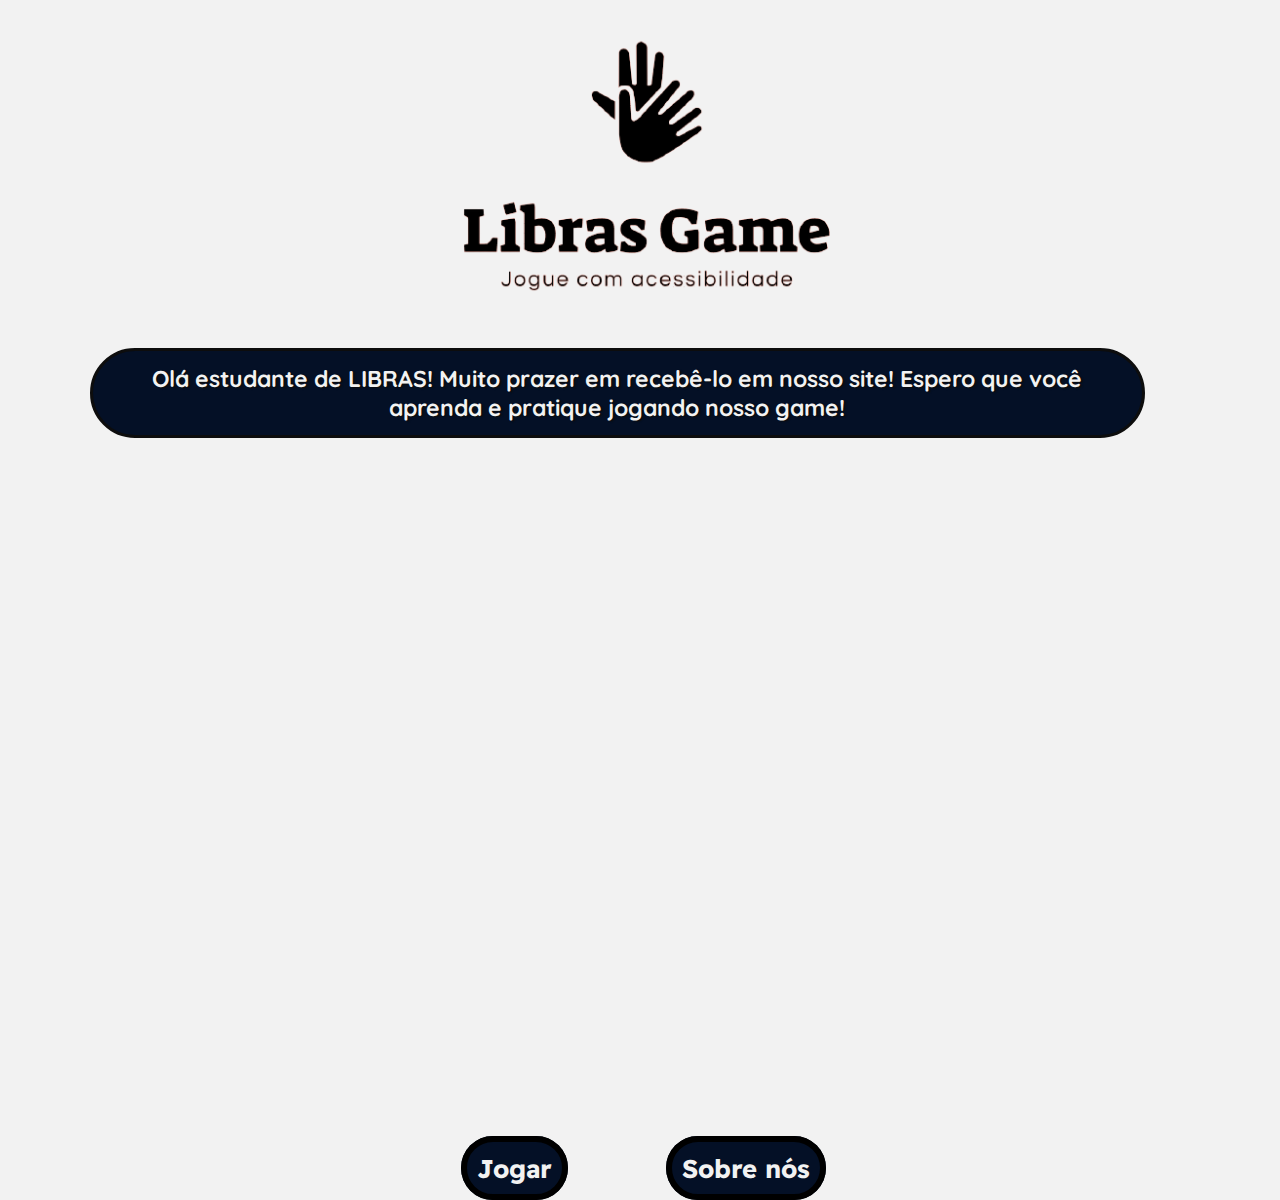
<file: Site LIBRAS/index.html>
<!DOCTYPE html>
<html lang="en">
<head>
    <meta charset="UTF-8">
    <meta http-equiv="X-UA-Compatible" content="IE=edge">
    <meta name="viewport" content="width=device-width, initial-scale=1.0">
    <title>Trabalho de Libras</title>

    <link rel="stylesheet" href="style.css">

</head>
<body>

    <div style="width: 100%; height: 20%; position: absolute; text-align: center; top: -4vw;">
        <img src="Imagens/imagem_2021-12-12_105738-removebg-preview.png" style="width: 40%;">
    </div>
    
    <div style="width: 100%; height: 5vw;">
        <h6 class="texto">Olá estudante de LIBRAS! Muito prazer em recebê-lo em nosso site! Espero que você aprenda e pratique jogando nosso game!</h6>
    </div>

    <div class="video">
        <iframe width="100%" height="100%" src="https://www.youtube.com/embed/qwg55sb4ogU" title="YouTube video player" frameborder="0" allow="accelerometer; autoplay; clipboard-write; encrypted-media; gyroscope; picture-in-picture" allowfullscreen></iframe>
    </div>

    <div style="width: 100%; position: absolute; left: -6vw;">
        <a href="game.html" class="play_button">Jogar</a> 
    </div>

    <div style="width: 100%; position: absolute; right: -10vw;">
        <a href="aboutus.html" class="play_button" >Sobre nós</a> 
    </div>
    
</body>
</html>
</file>
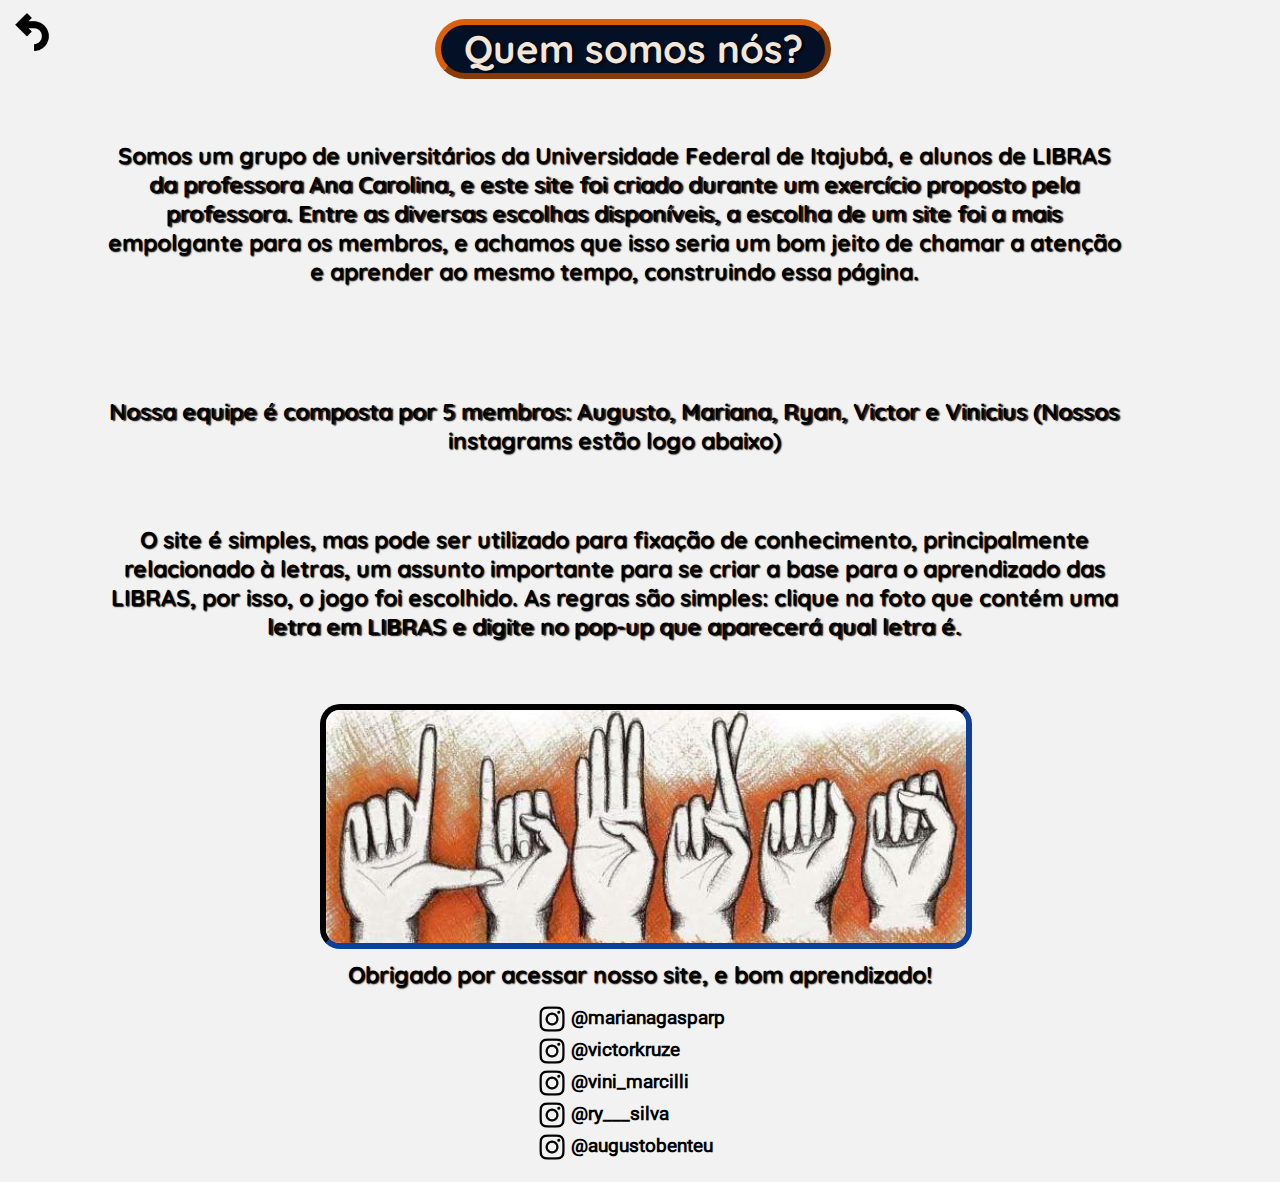
<file: Site LIBRAS/aboutus.html>
<!DOCTYPE html>
<html lang="pt-br">
<head>
    <meta charset="UTF-8">
    <meta http-equiv="X-UA-Compatible" content="IE=edge">
    <meta name="viewport" content="width=device-width, initial-scale=1.0">
    <title>Sobre nós</title>

    <link rel="stylesheet" href="style.css" 

</head>
<body>
    
    <div>
        <a href="index.html"><img src="Imagens/seta.png" style="position: absolute; width: 3%; top: 1vw; left: 1vw;" alt=""></a>   
    </div>

    <div style="width: 100%; height: 10vw;">
        <h2 class="title" style="position: absolute; left: 34%; top: -1vw;">Quem somos nós?</h2>
    </div>

    <div class="texto" style="background: none; color: black; font-weight: bold; border-radius: 1px; border: none; top: 10vw;"> 
        Somos um grupo de universitários da Universidade Federal de Itajubá, e alunos de LIBRAS da professora Ana Carolina, e este site foi criado durante um exercício proposto pela professora. Entre as diversas escolhas disponíveis, a escolha de um site foi a mais empolgante para os membros, e achamos que isso seria um bom jeito de chamar a atenção e aprender ao mesmo tempo, construindo essa página.
    </div>

    <div class="texto" style="background: none; color: black; font-weight: bold; border-radius: 1px; border: none; top: 30vw;"> 
        Nossa equipe é composta por 5 membros: Augusto, Mariana, Ryan, Victor e Vinicius (Nossos instagrams estão logo abaixo)
    </div>

    <div class="texto" style="background: none; color: black; font-weight: bold; border-radius: 1px; border: none; top: 40vw;"> 
        O site é simples, mas pode ser utilizado para fixação de conhecimento, principalmente relacionado à letras, um assunto importante para se criar a base para o aprendizado das LIBRAS, por isso, o jogo foi escolhido. As regras são simples: clique na foto que contém uma letra em LIBRAS e digite no pop-up que aparecerá qual letra é.
    </div>

    <div>
        <img src="Imagens/capa-3-removebg-preview.png" style="position: absolute; top: 55vw; width: 50%; left: 25%; border: 0.5vw inset #061d47; border-radius: 20px;">
    </div>

    <div class="texto" style="background: none; color: black; font-weight: bold; border-radius: 1px; border: none; top: 74vw; left: 9%;"> 
        Obrigado por acessar nosso site, e bom aprendizado!
    </div>

    <div style=" width: 50%; height: 12vw;position: relative; top: 68vw; text-align: center;">

        <div style="position: absolute;">
            <img src="Imagens/insta.png" class="insta_foto" style="position: absolute; left: 41.5vw;" alt="">
            <a href="https://www.instagram.com/marianagasparp/" style="position: absolute; text-decoration: none; font-family: Roboto; font-size: 1.5vw; color: black; left: 44vw; font-weight: bold;">@marianagasparp</a>
        </div>

        <div style="position: absolute; top: 2.5vw;">
            <img src="Imagens/insta.png" class="insta_foto" style="position: absolute; left: 41.5vw;" alt="">
            <a href="https://www.instagram.com/victorkruze/" style="position: absolute; text-decoration: none; font-family: Roboto; font-size: 1.5vw; color: black; left: 44vw; font-weight: bold;">@victorkruze</a>
        </div>

        <div style="position: absolute;top: 5vw;">
            <img src="Imagens/insta.png" class="insta_foto" style="position: absolute; left: 41.5vw;" alt="">
            <a href="https://www.instagram.com/vini_marcilli/" style="position: absolute; text-decoration: none; font-family: Roboto; font-size: 1.5vw; color: black; left: 44vw; font-weight: bold;">@vini_marcilli</a>
        </div>

        <div style="position: absolute;top: 7.5vw;">
            <img src="Imagens/insta.png" class="insta_foto" style="position: absolute; left: 41.5vw;" alt="">
            <a href="https://www.instagram.com/ry___silva/" style="position: absolute; text-decoration: none; font-family: Roboto; font-size: 1.5vw; color: black; left: 44vw; font-weight: bold;">@ry___silva</a>
        </div>

        <div style="position: absolute; top: 10vw;">
            <img src="Imagens/insta.png" class="insta_foto" style="position: absolute; left: 41.5vw;" alt="">
            <a href="https://www.instagram.com/augustobenteu/" style="position: absolute; text-decoration: none; font-family: Roboto; font-size: 1.5vw; color: black; left: 44vw; font-weight: bold; padding-bottom: 25px;">@augustobenteu</a>
        </div>
    </div>
</body>
</html>
</file>
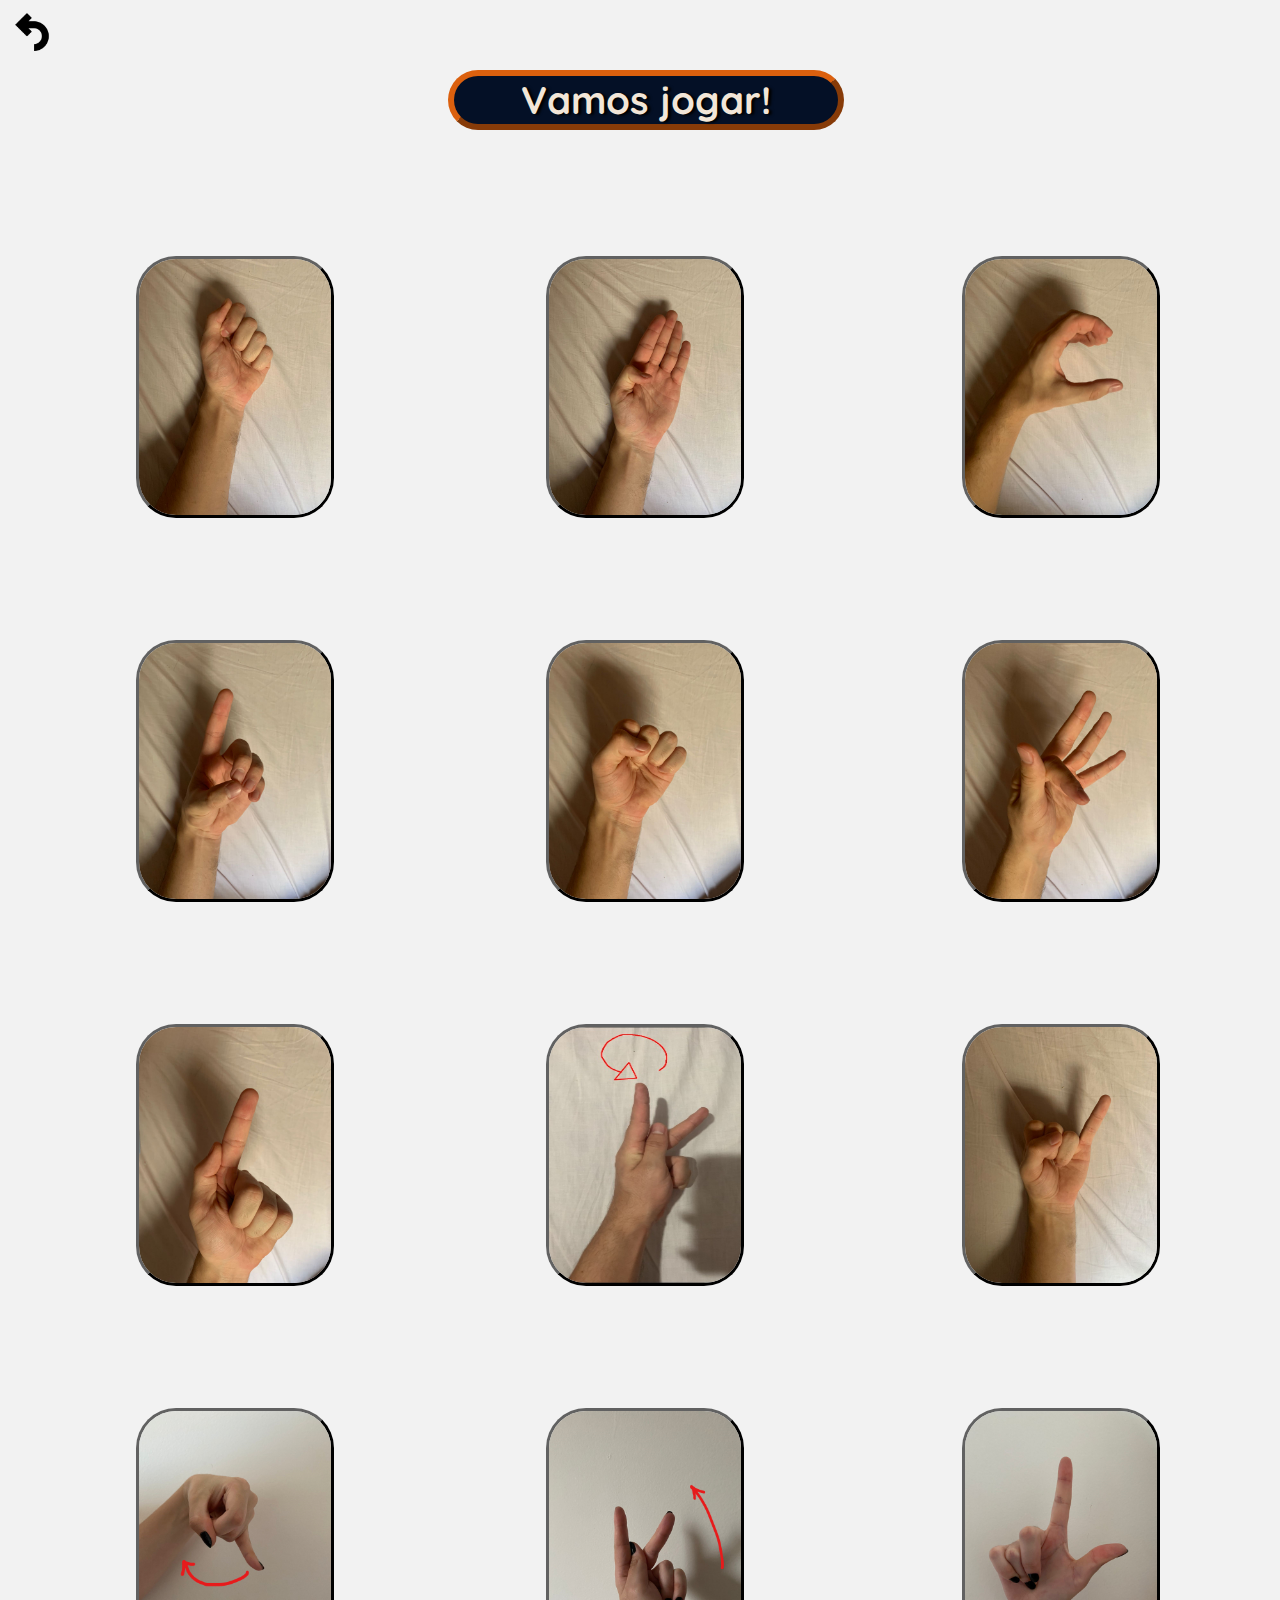
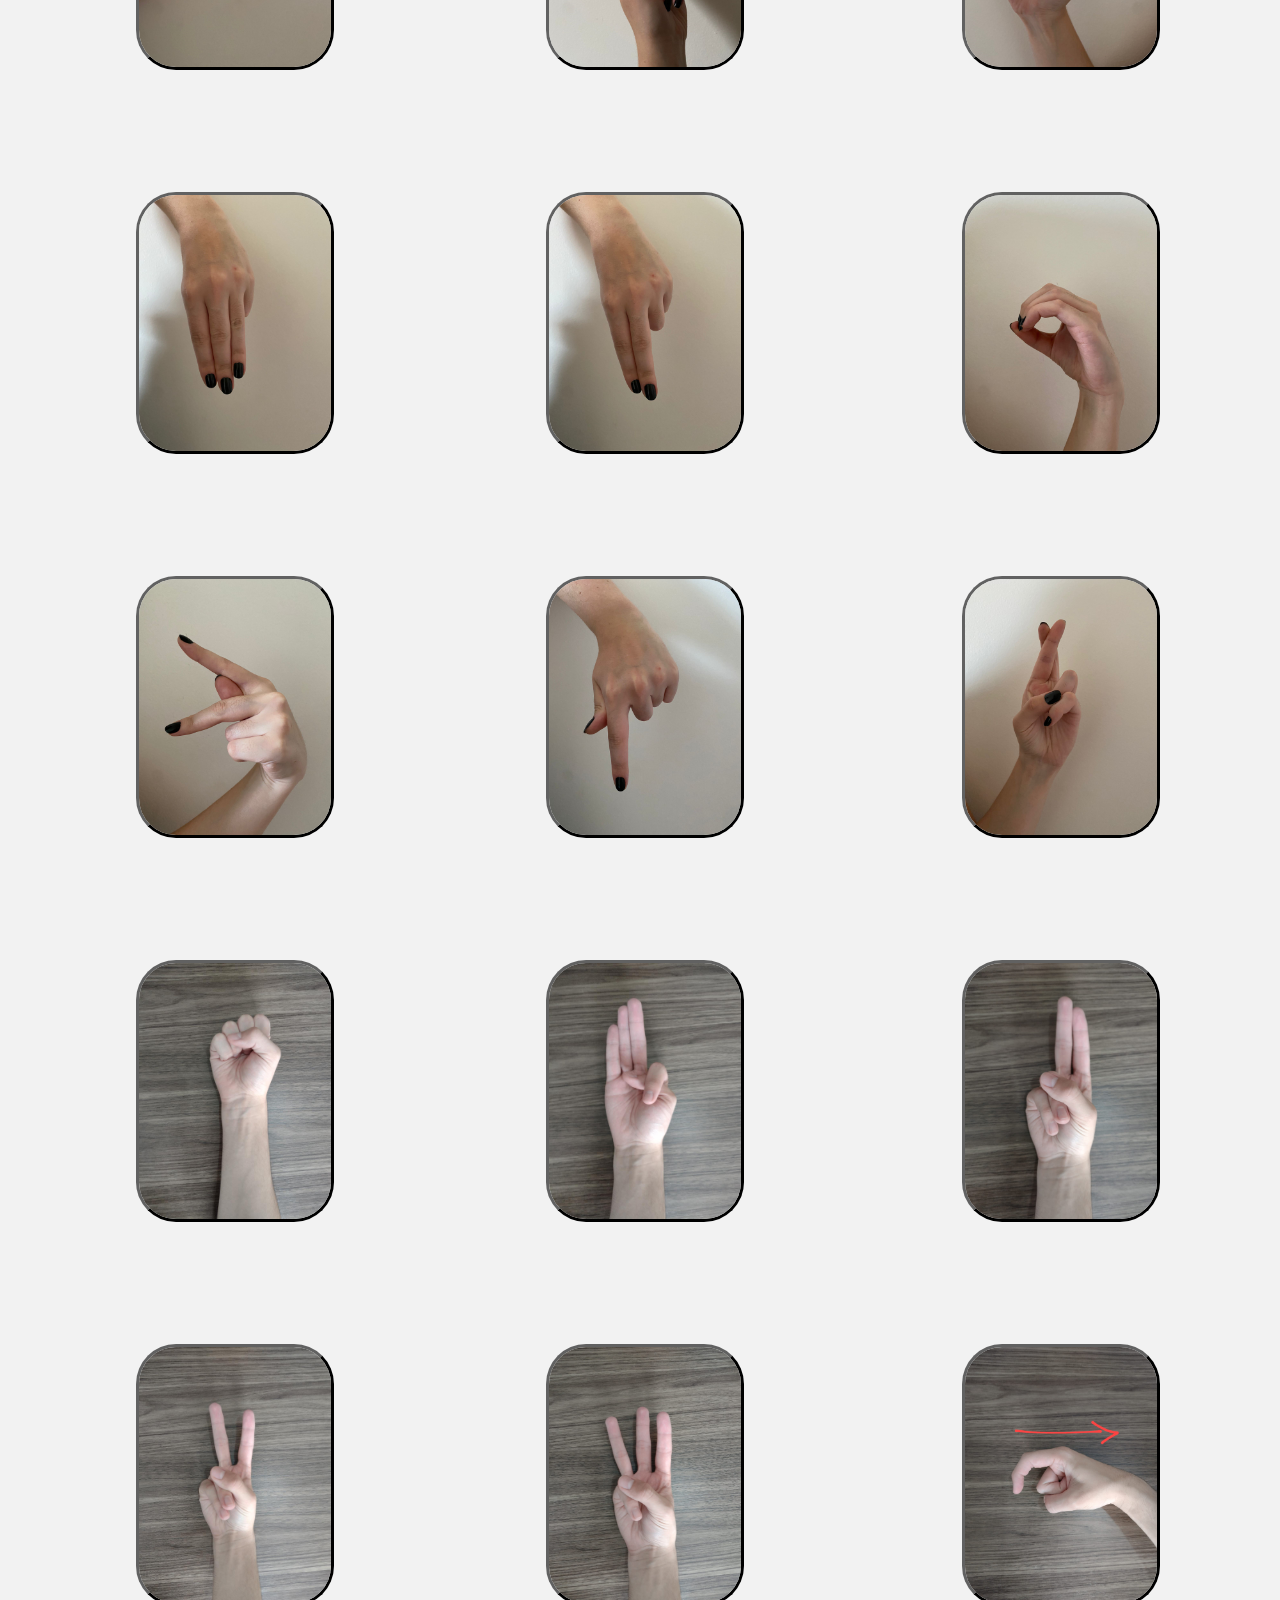
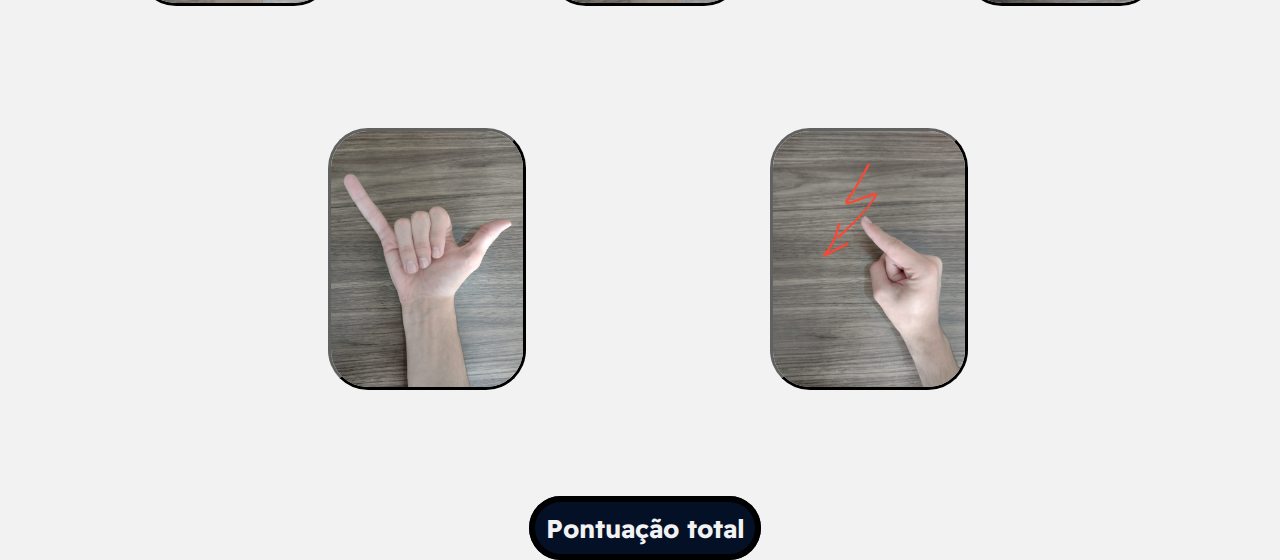
<file: Site LIBRAS/game.html>
<!DOCTYPE html>
<html lang="pt-br">
<head>
    <meta charset="UTF-8">
    <meta http-equiv="X-UA-Compatible" content="IE=edge">
    <meta name="viewport" content="width=device-width, initial-scale=1.0">
    <title>Jogo</title>

    <link rel="stylesheet" href="style.css">

</head>
<body>

    <div>
        <a href="index.html"> <img src="Imagens/seta.png" style="position: absolute; width: 3%; top: 1vw; left: 1vw;" alt=""></a>        
        
    </div>

    <div style="width: 100%; height: 10vw;">
            <h2 class="title" style="position: absolute; left: 35%;">Vamos jogar!</h2>
    </div>

    <div>

    <div style="width: 100%; position: absolute; top: 20vw;">
        <span>
            <a href="javascript:funcao(`A`, `a`)" id="botaoA" class="buttom" style="position: absolute; left: 10%;">
                <img src="Imagens/A.jpeg" style="width: 15vw; border-radius: 40px; position: relative; text-align: center; 
                border: 0.3vw outset #0D0D0D;" alt="">
            </a>

            <script type="text/javascript" src="Letras-checks/Letras.js"></script>
        </span>

        <span>
            <a href="javascript:funcao(`B`, `b`)" id="botaoB" class="buttom" style="position: absolute; left: 42%;">
                <img src="Imagens/B.jpeg" style="width: 15vw; border-radius: 40px; position: relative; text-align: center;border: 0.3vw outset #0D0D0D;" alt="">
            </a>

            <script type="text/javascript" src="Letras-checks/Letras.js"></script>
        </span>

        <span>
            <a href="javascript:funcao(`C`, `c`)" id="botaoC" class="buttom" style="position: absolute; right: 10%;">
                <img src="Imagens/C.jpeg" style="width: 15vw; border-radius: 40px; position: relative; text-align: center;border: 0.3vw outset #0D0D0D;" alt="">
            </a>

            <script type="text/javascript" src="Letras-checks/Letras.js"></script>
        </span>
    </div>

    <div style="width: 100%; position: absolute; top: 50vw;">
        <span>
            <a href="javascript:funcao(`D`, `d`)" id="botaoD" class="buttom" style="position: absolute; left: 10%;">
                <img src="Imagens/D.jpeg" style="width: 15vw; border-radius: 40px; position: relative; text-align: center;border: 0.3vw outset #0D0D0D;" alt="">
            </a>

            <script type="text/javascript" src="Letras-checks/Letras.js"></script>
        </span>

        <span>
            <a href="javascript:funcao(`E`, `e`)" id="botaoE" class="buttom" style="position: absolute; left: 42%;">
                <img src="Imagens/E.jpeg" style="width: 15vw; border-radius: 40px; position: relative; text-align: center;border: 0.3vw outset #0D0D0D;" alt="">
            </a>

            <script type="text/javascript" src="Letras-checks/Letras.js"></script>
        </span>

        <span>
            <a href="javascript:funcao(`F`, `f`)" id="botaoF" class="buttom" style="position: absolute; right: 10%;">
                <img src="Imagens/F.jpeg" style="width: 15vw; border-radius: 40px; position: relative; text-align: center;border: 0.3vw outset #0D0D0D;" alt="">
            </a>

            <script type="text/javascript" src="Letras-checks/Letras.js"></script>
        </span>
    </div>

    <div style="width: 100%; position: absolute; top: 80vw;">
        <span>
            <a href="javascript:funcao(`G`, `g`)" id="botaoG" class="buttom" style="position: absolute; left: 10%;">
                <img src="Imagens/G.jpeg" style="width: 15vw; border-radius: 40px; position: relative; text-align: center;border: 0.3vw outset #0D0D0D;" alt="">
            </a>

            <script type="text/javascript" src="Letras-checks/Letras.js"></script>
        </span>

        <span>
            <a href="javascript:funcao(`H`, `h`)" id="botaoH" class="buttom" style="position: absolute; left: 42%;">
                <img src="Imagens/H.jpeg" style="width: 15vw; height: 20vw; border-radius: 40px; position: relative; text-align: center;border: 0.3vw outset #0D0D0D;" alt="">
            </a>

            <script type="text/javascript" src="Letras-checks/Letras.js"></script>
        </span>

        <span>
            <a href="javascript:funcao(`I`, `i`)" id="botaoI" class="buttom" style="position: absolute; right: 10%;">
                <img src="Imagens/I.jpeg" style="width: 15vw; border-radius: 40px; position: relative; text-align: center;border: 0.3vw outset #0D0D0D;" alt="">
            </a>

            <script type="text/javascript" src="Letras-checks/Letras.js"></script>
        </span>
    </div>

    <div style="width: 100%; position: absolute; top: 110vw;">
        <span>
            <a href="javascript:funcao(`J`, `j`)" id="botaoG" class="buttom" style="position: absolute; left: 10%;">
                <img src="Imagens/J.jpg" style="width: 15vw; border-radius: 40px; position: relative; text-align: center;border: 0.3vw outset #0D0D0D;" alt="">
            </a>

            <script type="text/javascript" src="Letras-checks/Letras.js"></script>
        </span>

        <span>
            <a href="javascript:funcao(`K`, `k`)" id="botaoH" class="buttom" style="position: absolute; left: 42%;">
                <img src="Imagens/K.jpg" style="width: 15vw; height: 20vw; border-radius: 40px; position: relative; text-align: center;border: 0.3vw outset #0D0D0D;" alt="">
            </button>

            <script type="text/javascript" src="Letras-checks/Letras.js"></script>
        </span>

        <span>
            <a href="javascript:funcao(`L`, `l`)" id="botaoI" class="buttom" style="position: absolute; right: 10%;">
                <img src="Imagens/L.jpeg" style="width: 15vw; border-radius: 40px; position: relative; text-align: center;border: 0.3vw outset #0D0D0D;" alt="">
            </a>

            <script type="text/javascript" src="Letras-checks/Letras.js"></script>
        </span>
    </div>

    <div style="width: 100%; position: absolute; top: 140vw;">
        <span>
            <a href="javascript:funcao(`M`, `m`)" id="botaoM" class="buttom" style="position: absolute; left: 10%;">
                <img src="Imagens/M.jpeg" style="width: 15vw; border-radius: 40px; position: relative; text-align: center;border: 0.3vw outset #0D0D0D;" alt="">
            </a>

            <script type="text/javascript" src="Letras-checks/Letras.js"></script>
        </span>

        <span>
            <a href="javascript:funcao(`N`, `n`)" id="botaoN" class="buttom" style="position: absolute; left: 42%;">
                <img src="Imagens/N.jpeg" style="width: 15vw; height: 20vw; border-radius: 40px; position: relative; text-align: center;border: 0.3vw outset #0D0D0D;" alt="">
            </a>

            <script type="text/javascript" src="Letras-checks/Letras.js"></script>
        </span>

        <span>
            <a href="javascript:funcao(`O`, `o`)" id="botaoO" class="buttom" style="position: absolute; right: 10%;">
                <img src="Imagens/O.jpeg" style="width: 15vw; border-radius: 40px; position: relative; text-align: center;border: 0.3vw outset #0D0D0D;" alt="">
            </a>

            <script type="text/javascript" src="Letras-checks/Letras.js"></script>
        </span>
    </div>

    <div style="width: 100%; position: absolute; top: 170vw;">
        <span>
            <a href="javascript:funcao(`P`, `p`)" id="botaoP" class="buttom" style="position: absolute; left: 10%;">
                <img src="Imagens/P.jpeg" style="width: 15vw; border-radius: 40px; position: relative; text-align: center;border: 0.3vw outset #0D0D0D;" alt="">
            </a>

            <script type="text/javascript" src="Letras-checks/Letras.js"></script>
        </span>

        <span>
            <a href="javascript:funcao(`Q`, `q`)" id="botaoN" class="buttom" style="position: absolute; left: 42%;">
                <img src="Imagens/Q.jpeg" style="width: 15vw; height: 20vw; border-radius: 40px; position: relative; text-align: center;border: 0.3vw outset #0D0D0D;" alt="">
            </a>

            <script type="text/javascript" src="Letras-checks/Letras.js"></script>
        </span>

        <span>
            <a href="javascript:funcao(`R`, `r`)" id="botaoO" class="buttom" style="position: absolute; right: 10%;">
                <img src="Imagens/R.jpeg" style="width: 15vw; border-radius: 40px; position: relative; text-align: center;border: 0.3vw outset #0D0D0D;" alt="">
            </a>

            <script type="text/javascript" src="Letras-checks/Letras.js"></script>
        </span>
    </div>

    <div style="width: 100%; position: absolute; top: 200vw;">
        <span>
            <a href="javascript:funcao(`S`, `s`)" id="botaoP" class="buttom" style="position: absolute; left: 10%;">
                <img src="Imagens/S.jpeg" style="width: 15vw; border-radius: 40px; position: relative; text-align: center;border: 0.3vw outset #0D0D0D;" alt="">
            </a>

            <script type="text/javascript" src="Letras-checks/Letras.js"></script>
        </span>

        <span>
            <a href="javascript:funcao(`T`, `t`)" id="botaoN" class="buttom" style="position: absolute; left: 42%;">
                <img src="Imagens/T.jpeg" style="width: 15vw; height: 20vw; border-radius: 40px; position: relative; text-align: center;border: 0.3vw outset #0D0D0D;" alt="">
            </a>

            <script type="text/javascript" src="Letras-checks/Letras.js"></script>
        </span>

        <span>
            <a href="javascript:funcao(`U`, `u`)" id="botaoO" class="buttom" style="position: absolute; right: 10%;">
                <img src="Imagens/U.jpeg" style="width: 15vw; border-radius: 40px; position: relative; text-align: center;border: 0.3vw outset #0D0D0D;" alt="">
            </a>

            <script type="text/javascript" src="Letras-checks/Letras.js"></script>
        </span>
    </div>

    <div style="width: 100%; position: absolute; top: 230vw;">
        <span>
            <a href="javascript:funcao(`V`, `v`)" id="botaoP" class="buttom" style="position: absolute; left: 10%;">
                <img src="Imagens/V.jpeg" style="width: 15vw; border-radius: 40px; position: relative; text-align: center;border: 0.3vw outset #0D0D0D;" alt="">
            </a>

            <script type="text/javascript" src="Letras-checks/Letras.js"></script>
        </span>

        <span>
            <a href="javascript:funcao(`W`, `w`)" id="botaoN" class="buttom" style="position: absolute; left: 42%;">
                <img src="Imagens/W.jpeg" style="width: 15vw; height: 20vw; border-radius: 40px; position: relative; text-align: center;border: 0.3vw outset #0D0D0D;" alt="">
            </a>

            <script type="text/javascript" src="Letras-checks/Letras.js"></script>
        </span>

        <span>
            <a href="javascript:funcao(`X`, `x`)" id="botaoO" class="buttom" style="position: absolute; right: 10%;">
                <img src="Imagens/X.jpeg" style="width: 15vw; border-radius: 40px; position: relative; text-align: center;border: 0.3vw outset #0D0D0D;" alt="">
            </a>

            <script type="text/javascript" src="Letras-checks/Letras.js"></script>
        </span>
    </div>

    <div style="width: 100%; position: absolute; top: 260vw;">
        <span>
            <a href="javascript:funcao(`Y`, `y`)" id="botaoP" class="buttom" style="position: absolute; left: 25%;">
                <img src="Imagens/Y.jpeg" style="width: 15vw; border-radius: 40px; position: relative; text-align: center;border: 0.3vw outset #0D0D0D;" alt="">
            </a>

            <script type="text/javascript" src="Letras-checks/Letras.js"></script>
        </span>

        <span>
            <a href="javascript:funcao(`Z`, `z`)" id="botaoO" class="buttom" style="position: absolute; right: 25%;">
                <img src="Imagens/Z.jpeg" style="width: 15vw; border-radius: 40px; position: relative; text-align: center;border: 0.3vw outset #0D0D0D;" alt="">
            </a>

            <script type="text/javascript" src="Letras-checks/Letras.js"></script>
        </span>
    </div>


    <div style="position: absolute; top: 255vw; left: -0.65vw;">
        <a href="javascript:mostraScore()" class="play_button">Pontuação total</a>
    </div>



    </div>


</body>
</html>
</file>
<file: Site LIBRAS/style.css>
@font-face {
    font-family: Quick;
    src: url(Fontes/Quicksand/Quicksand-VariableFont_wght.ttf);
}

@font-face {
    font-family: Roboto;
    src: url(Fontes/Roboto/Roboto-Regular.ttf);
}

@font-face {
    font-family: Readex;
    src: url(Fontes/Readex_Pro/ReadexPro-VariableFont_wght.ttf);
}

body {
    background: #F2F2F2;
}

.play_button:hover{
    color: #3D1673; 
    background-color: #F2F2F2;
    box-shadow: 0 0 27px #311459;
    
}

.play_button{
    text-decoration: none; 
    font-family: Readex;
    color: #F2F2F2;
    background-color: #041026;
    position: relative; 
    top: 35vw;
    left: 42vw; 
    font-weight: bolder; 
    font-size: 2vw;
    padding: 0.8vw;
    border-radius: 600px;
    border: 0.5vw solid black;
}

.title{
    width: 30%;
    top: 3vw;
    text-shadow: 0.2vw 0.1vw 0.2vw black;
    color: #F2E6D8;
    font-weight: bold;
    background-color: #041026;
    font-size: 3vw;
    font-family: Quick;
    position: relative;
    text-align: center;
    border-radius: 500px;
    border: 0.5vw outset #db600e;
}


.explication{
    color: #0D0D0D;
    font-size: 3vw;
    font-family: Quick;
    position: absolute;
    top: 20vw;
    text-align: center;
}

.texto{
    text-shadow: 0.1vw 0.1vw 0.1vw #0D0D0D ;
    border: 0.3vw solid #0D0D0D;
    background-color: #041026;
    position: absolute;
    width: 80vw;
    border-radius: 300px;
    color: #F2F2F2;
    font-size: 1.8vw;
    font-family: Quick;
    padding: 1vw;
    top: 23vw;
    text-align: center;
    left: 7vw;
}

.video{
    position: relative;
    top: 35vw;
    padding-bottom: 50%;
    width: 100%;
    height: 50%;
}

.video > iframe {
    position: absolute;
    left: 10vw;
    width: 80%;
    height: 80%;
}


.fotos img {
    width: 20%;
    height: 15%;
    background: coral;
    
}

.buttom{
    position: absolute;
    background-color: transparent;
    border: none;
}

.insta_foto{
    position: absolute;
    width: 2vw;
    left: 40%;
}
</file>
